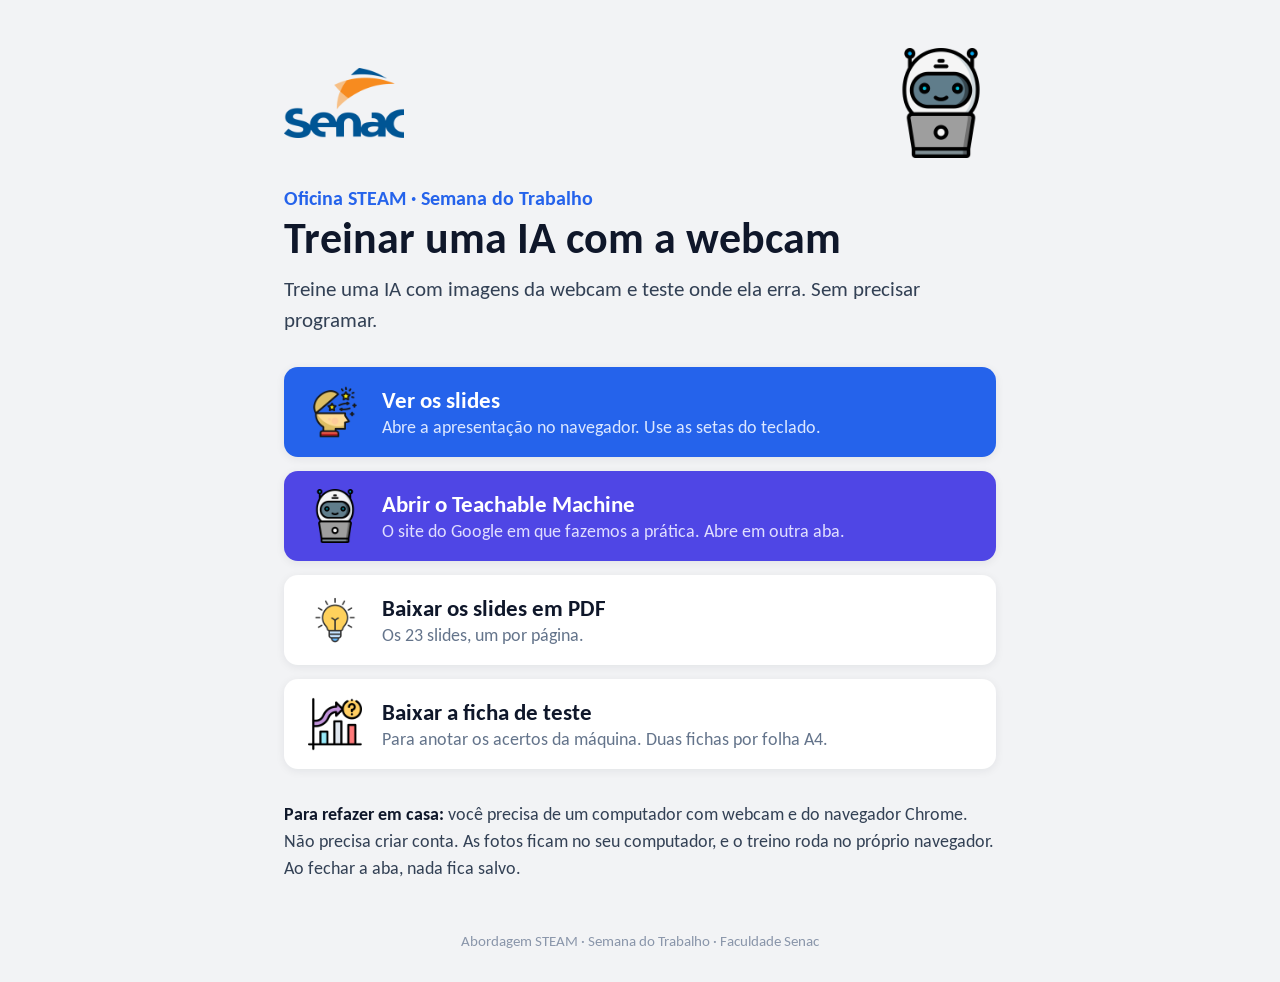
<file: index.html>
<!doctype html>
<html lang="pt-BR">
<head>
<meta charset="utf-8">
<meta name="viewport" content="width=device-width, initial-scale=1">
<title>Oficina STEAM · Treinar uma IA com a webcam</title>
<link rel="icon" href="assets/img/icones/robo.png">
<style>
  @import url("https://fonts.googleapis.com/css2?family=Carlito:wght@400;700&display=swap");
  * { box-sizing: border-box; }
  body {
    margin: 0; min-height: 100vh;
    font-family: Calibri, Carlito, sans-serif; color: #334155; background: #F2F3F5;
    display: flex; flex-direction: column; align-items: center;
  }
  main { width: 100%; max-width: 760px; padding: 48px 24px 32px; }
  .topo { display: flex; align-items: center; justify-content: space-between; gap: 24px; }
  .topo img.logo { width: 120px; }
  .topo img.robo { width: 110px; }
  .rotulo { font-size: 20px; font-weight: 700; color: #2563EB; margin: 28px 0 4px; }
  h1 { font-size: 44px; line-height: 1.1; color: #0F172A; margin: 0 0 12px; }
  .sub { font-size: 21px; line-height: 1.45; margin: 0 0 32px; }
  .itens { display: flex; flex-direction: column; gap: 14px; }
  a.item {
    display: flex; align-items: center; gap: 20px;
    background: #FFFFFF; border-radius: 14px; box-shadow: 0 2px 10px rgba(15, 23, 42, .07);
    padding: 18px 24px; text-decoration: none; color: inherit;
    transition: transform .2s ease, box-shadow .2s ease;
  }
  a.item:hover { transform: translateY(-2px); box-shadow: 0 6px 18px rgba(15, 23, 42, .12); }
  a.item img { width: 54px; height: 54px; object-fit: contain; flex-shrink: 0; }
  .t { display: block; font-size: 23px; font-weight: 700; color: #0F172A; }
  .d { display: block; font-size: 18px; color: #64748B; margin-top: 2px; }
  a.item.principal { background: #2563EB; }
  a.item.principal .t { color: #FFFFFF; }
  a.item.principal .d { color: #DBE7FF; }
  a.item.pratica { background: #4F46E5; }
  a.item.pratica .t { color: #FFFFFF; }
  a.item.pratica .d { color: #E0DEFF; }
  .casa { margin-top: 32px; font-size: 18px; line-height: 1.5; }
  .casa b { color: #0F172A; }
  footer { font-size: 15px; color: #8A96AA; padding: 0 24px 32px; text-align: center; }
  @media (max-width: 560px) {
    h1 { font-size: 34px; }
    .topo img.robo { display: none; }
  }
</style>
</head>
<body>
<main>
  <div class="topo">
    <img class="logo" src="assets/img/senac.png" alt="Senac">
    <img class="robo" src="assets/img/icones/robo.png" alt="">
  </div>

  <p class="rotulo">Oficina STEAM · Semana do Trabalho</p>
  <h1>Treinar uma IA com a webcam</h1>
  <p class="sub">Treine uma IA com imagens da webcam e teste onde ela erra. Sem precisar programar.</p>

  <div class="itens">
    <a class="item principal" href="slides.html">
      <img src="assets/img/icones/cabeca-ideias.png" alt="">
      <span><span class="t">Ver os slides</span><span class="d">Abre a apresentação no navegador. Use as setas do teclado.</span></span>
    </a>
    <a class="item pratica" href="https://teachablemachine.withgoogle.com/train/image" target="_blank" rel="noopener">
      <img src="assets/img/icones/robo.png" alt="">
      <span><span class="t">Abrir o Teachable Machine</span><span class="d">O site do Google em que fazemos a prática. Abre em outra aba.</span></span>
    </a>
    <a class="item" href="downloads/oficina-steam-slides.pdf" download>
      <img src="assets/img/icones/lampada.png" alt="">
      <span><span class="t">Baixar os slides em PDF</span><span class="d">Os 23 slides, um por página.</span></span>
    </a>
    <a class="item" href="downloads/ficha-de-teste.pdf" download>
      <img src="assets/img/icones/grafico.png" alt="">
      <span><span class="t">Baixar a ficha de teste</span><span class="d">Para anotar os acertos da máquina. Duas fichas por folha A4.</span></span>
    </a>
  </div>

  <p class="casa"><b>Para refazer em casa:</b> você precisa de um computador com webcam e do navegador Chrome. Não precisa criar conta. As fotos ficam no seu computador, e o treino roda no próprio navegador. Ao fechar a aba, nada fica salvo.</p>
</main>
<footer>Abordagem STEAM · Semana do Trabalho · Faculdade Senac</footer>
</body>
</html>
</file>
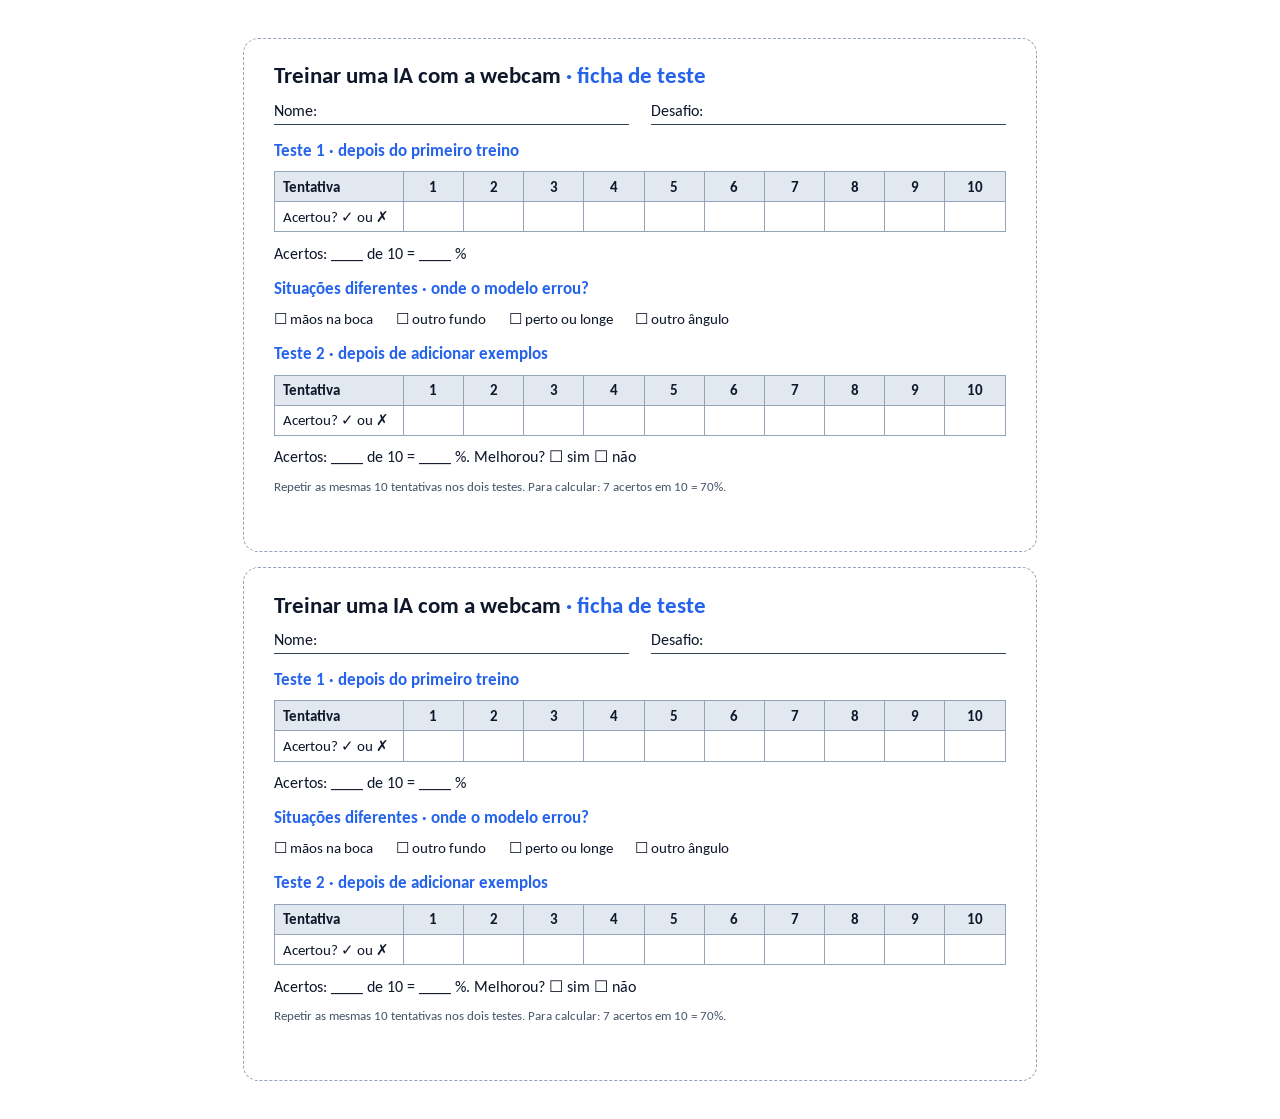
<file: ficha.html>
<!doctype html>
<html lang="pt-BR">
<head>
<meta charset="utf-8">
<title>Ficha de teste · Oficina STEAM</title>
<style>
  @import url("https://fonts.googleapis.com/css2?family=Carlito:wght@400;700&display=swap");
  @page { size: A4; margin: 10mm; }
  * { box-sizing: border-box; }
  body { font-family: Calibri, Carlito, sans-serif; color: #0F172A; margin: 0; }
  .ficha { height: 136mm; border: 1.5px dashed #94A3B8; border-radius: 4mm; padding: 6mm 8mm; margin-bottom: 4mm; display: flex; flex-direction: column; gap: 3mm; }
  h1 { font-size: 17pt; margin: 0; }
  h1 span { color: #2563EB; }
  .linha { font-size: 12pt; display: flex; gap: 6mm; }
  .linha div { flex: 1; border-bottom: 1px solid #334155; padding-bottom: 1mm; }
  h2 { font-size: 12.5pt; margin: 1mm 0 0; color: #2563EB; }
  table { table-layout: fixed; border-collapse: collapse; width: 100%; font-size: 11pt; }
  td, th { border: 1px solid #94A3B8; text-align: center; padding: 1.2mm 0; height: 8mm; }
  th { background: #E2E8F0; font-weight: 700; }
  td:first-child, th:first-child { text-align: left; padding-left: 2mm; width: 34mm; }
  .total { font-size: 12pt; margin: 0; }
  .marcas { font-size: 11.5pt; display: flex; gap: 6mm; flex-wrap: wrap; margin: 0; }
  .dica { font-size: 10pt; color: #475569; margin: 0; }
  @media screen { body { max-width: 210mm; margin: 10mm auto; } }
</style>
</head>
<body>
<!-- duas fichas por folha A4: imprimir e cortar na linha tracejada -->
<script>
  var ficha = `
  <section class="ficha">
    <h1>Treinar uma IA com a webcam <span>· ficha de teste</span></h1>
    <div class="linha"><div>Nome:</div><div>Desafio:</div></div>
    <h2>Teste 1 · depois do primeiro treino</h2>
    <table>
      <tr><th>Tentativa</th><th>1</th><th>2</th><th>3</th><th>4</th><th>5</th><th>6</th><th>7</th><th>8</th><th>9</th><th>10</th></tr>
      <tr><td>Acertou? ✓ ou ✗</td><td></td><td></td><td></td><td></td><td></td><td></td><td></td><td></td><td></td><td></td></tr>
    </table>
    <p class="total">Acertos: ____ de 10 = ____ %</p>
    <h2>Situações diferentes · onde o modelo errou?</h2>
    <p class="marcas"><span>☐ mãos na boca</span><span>☐ outro fundo</span><span>☐ perto ou longe</span><span>☐ outro ângulo</span></p>
    <h2>Teste 2 · depois de adicionar exemplos</h2>
    <table>
      <tr><th>Tentativa</th><th>1</th><th>2</th><th>3</th><th>4</th><th>5</th><th>6</th><th>7</th><th>8</th><th>9</th><th>10</th></tr>
      <tr><td>Acertou? ✓ ou ✗</td><td></td><td></td><td></td><td></td><td></td><td></td><td></td><td></td><td></td><td></td></tr>
    </table>
    <p class="total">Acertos: ____ de 10 = ____ %. Melhorou? ☐ sim ☐ não</p>
    <p class="dica">Repetir as mesmas 10 tentativas nos dois testes. Para calcular: 7 acertos em 10 = 70%.</p>
  </section>`;
  document.write(ficha + ficha);
</script>
</body>
</html>
</file>
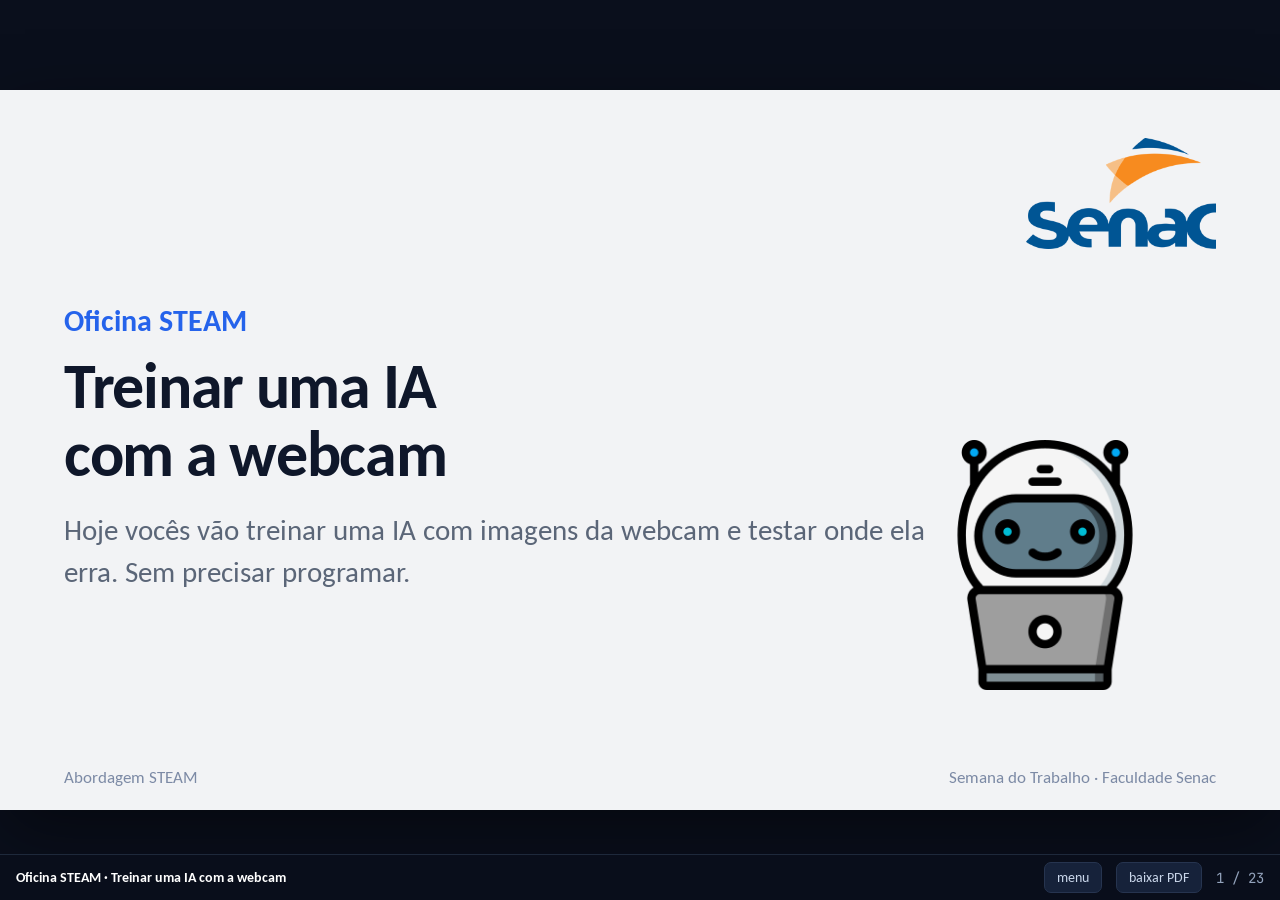
<file: slides.html>
<!doctype html>
<html lang="pt-BR">
<head>
<meta charset="utf-8">
<meta name="viewport" content="width=device-width, initial-scale=1">
<title>Oficina STEAM · Treinar uma IA com a webcam</title>
<link rel="stylesheet" href="assets/css/slides.css">
<link rel="stylesheet" href="assets/css/encontro.css">
<link rel="stylesheet" href="assets/css/animacao.css">
<style>
  /* só desta oficina */
  .slide.capa .figura { position: absolute; right: 110px; bottom: 120px; width: 250px; }
  .slide.capa h1 { max-width: 14ch; }
  .icones .letra { font-size: 30px; font-weight: 700; color: var(--azul); }
  td.area { font-weight: 700; color: var(--escuro); white-space: nowrap; }
  .lado p { font-size: 25px; }
  .slide.escuro .sub { color: #B9C6DC; }
  /* cola das letras do STEAM, embaixo da tabela do slide 8 */
  .cola { display: flex; gap: 14px; margin: 4px 0 14px; }
  .cola span { background: #FFFFFF; box-shadow: var(--sombra); border-radius: 999px; padding: 8px 20px; font-size: 24px; color: var(--cinza-texto); }
  .cola b { color: var(--azul); margin-right: 6px; }
  .comparacao.n3 { grid-template-columns: repeat(3, 1fr); }
</style>
</head>
<!--
  Roteiro de 11/11 (20h30 às 21h45)
  20h30  slide 2 na tela enquanto a turma chega (o site só abre no passo 1)
  20h45  slides 3 a 8: o que é STEAM (15 min)
  21h00  slides 9 a 11: como a máquina aprende e a escolha do desafio (4 min)
  21h04  slides 12 a 20: mão na massa, com o exemplo da máscara (33 min)
  21h37  slides 21 a 23: o STEAM no que eles fizeram (8 min)
-->
<body data-etiqueta="Oficina STEAM · Semana do Trabalho">
<div class="palco">

<!-- 1 · CAPA -->
<section class="slide capa">
  <img class="logo" src="assets/img/senac.png" alt="Senac">
  <div class="corpo">
    <p class="numero">Oficina STEAM</p>
    <h1>Treinar uma IA com a webcam</h1>
    <p class="sub">Hoje vocês vão treinar uma IA com imagens da webcam e testar onde ela erra. Sem precisar programar.</p>
  </div>
  <img class="figura" src="assets/img/icones/robo.png" alt="">
  <div class="rodape"><span>Abordagem STEAM</span><span>Semana do Trabalho · Faculdade Senac</span></div>
</section>

<!-- 2 · TOLERÂNCIA: fica na tela enquanto a turma chega; o site só entra no passo 1 -->
<section class="slide escuro">
  <div class="corpo">
    <div class="miolo">
      <h2>Antes de começar</h2>
      <p class="sub">Escolher um notebook com webcam. Por enquanto, deixar o navegador fechado.</p>
      <p class="sub">Começamos em alguns minutos.</p>
    </div>
  </div>
  <div class="rodape"></div>
</section>

<!-- 3 · PERGUNTA DE ABERTURA -->
<section class="slide">
  <div class="corpo">
    <div class="miolo">
      <div class="pergunta">
        <img src="assets/img/icones/duvida.png" alt="">
        <div>
          <p>O que uma técnica de enfermagem, um administrador e uma programadora fazem igual no trabalho?</p>
          <p>Pensem no que cada um faz quando alguma coisa dá errado.</p>
        </div>
      </div>
    </div>
  </div>
  <div class="rodape"></div>
</section>

<!-- 4 · PROBLEMA REAL NÃO VEM SEPARADO POR MATÉRIA -->
<section class="slide">
  <div class="corpo">
    <h2>Um problema pode envolver várias áreas</h2>
    <div class="miolo">
      <div class="lado-icone">
        <div>
          <p class="intro surge">Na escola, matemática e ciências costumam ter aulas separadas.</p>
          <p class="intro surge">No trabalho, um mesmo problema pode pedir cálculo e conhecimento de outras áreas.</p>
          <p class="destaque surge">O STEAM propõe trabalhar essas áreas juntas.</p>
        </div>
        <img src="assets/img/icones/engrenagens.png" alt="">
      </div>
    </div>
  </div>
  <div class="rodape"></div>
</section>

<!-- 5 · AS CINCO LETRAS -->
<section class="slide">
  <div class="corpo">
    <h2>STEAM: cinco áreas juntas</h2>
    <div class="miolo">
      <div class="icones n5">
        <figure><img src="assets/img/icones/lupa-info.png" alt=""><span class="letra">S</span><span class="t">Ciência</span><span class="d">perguntar e testar</span></figure>
        <figure><img src="assets/img/icones/cabeca-ia.png" alt=""><span class="letra">T</span><span class="t">Tecnologia</span><span class="d">escolher ferramentas</span></figure>
        <figure><img src="assets/img/icones/engrenagens.png" alt=""><span class="letra">E</span><span class="t">Engenharia</span><span class="d">construir e ajustar</span></figure>
        <figure><img src="assets/img/icones/cabeca-ideias.png" alt=""><span class="letra">A</span><span class="t">Artes</span><span class="d">criar e comunicar</span></figure>
        <figure><img src="assets/img/icones/grafico.png" alt=""><span class="letra">M</span><span class="t">Matemática</span><span class="d">medir e comparar</span></figure>
      </div>
    </div>
    <p class="dica">As letras vêm do inglês: <b>Science, Technology, Engineering, Arts, Mathematics</b>.</p>
  </div>
  <div class="rodape"></div>
</section>

<!-- 6 · DE ONDE VEIO O A -->
<section class="slide">
  <div class="corpo">
    <h2>Primeiro veio o STEM. Depois, o A</h2>
    <div class="miolo">
      <div class="lado-icone">
        <div>
          <p class="intro">STEM reúne ciência, tecnologia, engenharia e matemática numa proposta de ensino.</p>
          <p class="intro">O STEAM acrescenta as artes a essa proposta.</p>
          <p class="destaque">As artes entram na criação da solução e na forma de apresentá-la.</p>
        </div>
        <img src="assets/img/icones/lampada.png" alt="">
      </div>
    </div>
  </div>
  <div class="rodape"></div>
</section>

<!-- 7 · STEAM COMO CICLO -->
<section class="slide">
  <div class="corpo">
    <h2>Como vamos trabalhar hoje</h2>
    <p class="intro">Vamos testar uma ideia e ajustar o que falhar. Pode ser preciso voltar a uma etapa.</p>
    <div class="miolo">
      <div class="fluxo">
        <div class="passo"><span class="t">Perguntar</span><span class="d">o que eu quero descobrir?</span></div>
        <div class="passo"><span class="t">Testar</span><span class="d">funciona mesmo?</span></div>
        <div class="passo"><span class="t">Conferir</span><span class="d">onde o modelo falhou?</span></div>
        <div class="passo"><span class="t">Ajustar</span><span class="d">o que eu mudo?</span></div>
        <div class="passo enfase"><span class="t">Mostrar</span><span class="d">como eu explico?</span></div>
      </div>
    </div>
    <p class="destaque">Na prática, vocês vão treinar o modelo, testar os erros e comparar os resultados.</p>
  </div>
  <div class="rodape"></div>
</section>

<!-- 8 · STEAM NAS TRÊS ÁREAS DA SALA -->
<section class="slide">
  <div class="corpo">
    <h2>Exemplos de atividades em cada área</h2>
    <table>
      <tr><th>Área</th><th>Atividades que podem se combinar</th></tr>
      <tr><td class="area">Enfermagem</td><td class="neutro">calcular a dose (M), usar a bomba de infusão (T), observar a reação do paciente (S) e explicar o cuidado a ele (A)</td></tr>
      <tr><td class="area">Administração</td><td class="neutro">levantar os números (M), montar a planilha (T), testar uma mudança no processo (E) e apresentar o resultado (A)</td></tr>
      <tr><td class="area">Programação</td><td class="neutro">testar uma hipótese sobre o erro (S), escrever o código (T), testar e corrigir (E) e desenhar a tela (A)</td></tr>
    </table>
    <p class="cola"><span><b>S</b> Ciência</span><span><b>T</b> Tecnologia</span><span><b>E</b> Engenharia</span><span><b>A</b> Artes</span><span><b>M</b> Matemática</span></p>
    <p class="dica"><b>Pergunta para a sala:</b> qual dessas áreas vocês usam menos no dia a dia?</p>
  </div>
  <div class="rodape"></div>
</section>

<!-- 9 · PERGUNTA: COMO A MÁQUINA APRENDE -->
<section class="slide">
  <div class="corpo">
    <div class="miolo">
      <div class="pergunta">
        <img src="assets/img/icones/duvida.png" alt="">
        <div>
          <p>Como uma máquina aprende a reconhecer alguém usando máscara?</p>
          <p>Hoje vamos usar fotos como exemplos. Como elas ajudam o modelo a reconhecer a máscara?</p>
        </div>
      </div>
    </div>
  </div>
  <div class="rodape"></div>
</section>

<!-- 10 · APRENDE COM EXEMPLOS -->
<section class="slide">
  <div class="corpo">
    <h2>O modelo aprende com imagens de exemplo</h2>
    <div class="miolo">
      <div class="lado-icone">
        <div>
          <p class="intro">Vocês vão separar fotos em classes, como com máscara e sem máscara.</p>
          <p class="intro">Durante o treino, o modelo procura padrões nas imagens de cada classe.</p>
          <p class="destaque">Depois, ele usa esses padrões para classificar novas imagens.</p>
        </div>
        <img src="assets/img/icones/robo.png" alt="">
      </div>
    </div>
  </div>
  <div class="rodape"></div>
</section>

<!-- 11 · ESCOLHER O DESAFIO -->
<section class="slide">
  <div class="corpo">
    <h2>Escolher um desafio</h2>
    <table>
      <tr><th>Desafio</th><th>Pensado para</th><th>Classes para separar as imagens</th></tr>
      <tr><td class="area">Máscara</td><td class="neutro">Enfermagem</td><td>com máscara · sem máscara · nada</td></tr>
      <tr><td class="area">Luva</td><td class="neutro">Enfermagem</td><td>com luva · sem luva · nada</td></tr>
      <tr><td class="area">Documentos</td><td class="neutro">Administração</td><td>nota fiscal · boleto · recibo · nada</td></tr>
      <tr><td class="area">Gestos</td><td class="neutro">qualquer área</td><td>joinha · mão aberta · nada</td></tr>
    </table>
    <p class="dica">A classe <b>nada</b> serve para as imagens do fundo vazio. Sem ela, o modelo ainda escolhe uma das outras classes quando não há ninguém na câmera.</p>
  </div>
  <div class="rodape"></div>
</section>

<!-- 12 · MÃO NA MASSA 1: ABRIR O SITE -->
<section class="slide">
  <div class="corpo">
    <p class="eyebrow">Mão na massa · passo 1 de 6 · 2 minutos</p>
    <h2>Abrir o site e ligar a câmera</h2>
    <ol class="passos">
      <li>Abrir o <b>Chrome</b>.</li>
      <li>Entrar em <code>teachablemachine.withgoogle.com/train/image</code></li>
      <li>Fechar o balão azul de ajuda, no canto esquerdo.</li>
      <li>Na caixa <b>Class 1</b>, clicar em <b>Webcam</b> e permitir o uso da câmera.</li>
      <li>Conferir se o rosto aparece no quadrinho. Deixar a gravação para o passo 3.</li>
    </ol>
    <p class="dica">Se a imagem não aparecer, levantem a mão que eu passo aí.</p>
  </div>
  <div class="rodape"></div>
</section>

<!-- 13 · MÃO NA MASSA 2: MONTAR AS CLASSES -->
<section class="slide">
  <div class="corpo">
    <p class="eyebrow">Mão na massa · passo 2 de 6 · 3 minutos</p>
    <h2>Montar as classes</h2>
    <ol class="passos">
      <li>Na caixa <b>Class 1</b>, clicar no lápis e escrever <b>com máscara</b>.</li>
      <li>Na caixa <b>Class 2</b>, clicar no lápis e escrever <b>sem máscara</b>.</li>
      <li>Clicar em <b>Add a class</b> e dar o nome <b>nada</b>.</li>
      <li>Conferir os nomes nas caixas à esquerda.</li>
    </ol>
    <p class="dica">Para outro desafio, usar os nomes da tabela. Documentos pede quatro classes. Os próximos passos usam máscara como exemplo.</p>
  </div>
  <div class="rodape"></div>
</section>

<!-- 14 · MÃO NA MASSA 3: GRAVAR OS EXEMPLOS -->
<section class="slide">
  <div class="corpo">
    <p class="eyebrow">Mão na massa · passo 3 de 6 · 7 minutos</p>
    <h2>Gravar os exemplos</h2>
    <ol class="passos">
      <li>Colocar a máscara. Em <b>com máscara</b>, clicar em <b>Webcam</b> e segurar <b>Hold to Record</b> por uns 5 segundos.</li>
      <li>Durante a gravação, variar a distância e a posição da cabeça.</li>
      <li>Tirar a máscara e gravar do mesmo jeito em <b>sem máscara</b>.</li>
      <li>Em <b>nada</b>, sair da frente da câmera e gravar só o fundo.</li>
      <li>Conferir se cada caixa tem cerca de <b>100 Image Samples</b>. Gravar mais se faltar.</li>
    </ol>
  </div>
  <div class="rodape"></div>
</section>

<!-- 15 · MÃO NA MASSA 4: TREINAR E TESTAR -->
<section class="slide">
  <div class="corpo">
    <p class="eyebrow">Mão na massa · passo 4 de 6 · 5 minutos</p>
    <h2>Treinar e testar</h2>
    <ol class="passos">
      <li>Na caixa <b>Training</b>, clicar em <b>Train Model</b>.</li>
      <li>Esperar sem trocar de aba. O site avisa: <b>Don't switch tabs!</b> O treino roda no seu notebook.</li>
      <li>No <b>Preview</b>, à direita, colocar e tirar a máscara na frente da câmera.</li>
      <li>Fazer 10 tentativas variadas, incluindo as mãos na boca. Anotar os acertos na ficha.</li>
      <li>Conferir qual barra fica maior em cada tentativa. Uma barra acima de 90% também pode estar errada.</li>
    </ol>
  </div>
  <div class="rodape"></div>
</section>

<!-- 16 · MÃO NA MASSA 5: ENGANAR A MÁQUINA -->
<section class="slide exercicio">
  <div class="corpo">
    <p class="eyebrow">Mão na massa · passo 5 de 6 · 7 minutos</p>
    <h2>Testar situações diferentes</h2>
    <div class="tarefas">
      <div class="tarefa"><span class="n">1</span><span class="txt">Sem a máscara, cobrir a boca e o nariz com <b>as duas mãos</b>. O que ela diz?</span></div>
      <div class="tarefa"><span class="n">2</span><span class="txt">Colocar a <b>folha colorida</b> atrás da cabeça para mudar o fundo.</span></div>
      <div class="tarefa"><span class="n">3</span><span class="txt">Testar <b>outras distâncias</b> e um ângulo diferente dos usados no treino.</span></div>
      <div class="tarefa"><span class="n">4</span><span class="txt">Anotar na ficha em qual teste ela errou mais.</span></div>
    </div>
  </div>
  <div class="rodape"></div>
</section>

<!-- 17 · PERGUNTA: POR QUE ERROU -->
<section class="slide">
  <div class="corpo">
    <div class="miolo">
      <div class="pergunta">
        <img src="assets/img/icones/duvida.png" alt="">
        <div>
          <p>Por que ela errou?</p>
          <p>Que detalhe das fotos pode ter levado o modelo a confundir as classes?</p>
        </div>
      </div>
    </div>
  </div>
  <div class="rodape"></div>
</section>

<!-- 18 · O QUE ELA APRENDEU DE VERDADE -->
<section class="slide">
  <div class="corpo">
    <h2>O que pode explicar os erros</h2>
    <div class="comparacao n3">
      <div class="lado">
        <p class="rotulo">As mãos na boca</p>
        <p>O modelo pode estar usando a boca coberta como pista. As mãos também cobrem essa parte do rosto.</p>
      </div>
      <div class="lado">
        <p class="rotulo">O fundo</p>
        <p>O fundo também aparece nas fotos. Se o modelo usou esse detalhe como pista, mudar o fundo pode atrapalhar.</p>
      </div>
      <div class="lado">
        <p class="rotulo">Quem apareceu</p>
        <p>O treino usou poucas variações. Outro rosto, outra máscara ou óculos podem mudar o resultado.</p>
      </div>
    </div>
    <p class="destaque">Para investigar, mudar um detalhe por vez e testar de novo.</p>
  </div>
  <div class="rodape"></div>
</section>

<!-- 19 · MÃO NA MASSA 6: CONSERTAR E MEDIR DE NOVO -->
<section class="slide exercicio">
  <div class="corpo">
    <p class="eyebrow">Mão na massa · passo 6 de 6 · 6 minutos</p>
    <h2>Adicionar exemplos e testar de novo</h2>
    <ol class="passos">
      <li>Em <b>sem máscara</b>, clicar em <b>Webcam</b> e gravar mais exemplos com as mãos na frente da boca.</li>
      <li>Em cada classe, gravar mais exemplos com a folha colorida atrás.</li>
      <li>Clicar em <b>Train Model</b> de novo e esperar.</li>
      <li>Repetir as mesmas 10 tentativas do primeiro teste. Anotar os acertos na ficha.</li>
      <li>Comparar os acertos dos dois testes na ficha. Verificar se aumentaram.</li>
    </ol>
  </div>
  <div class="rodape"></div>
</section>

<!-- 20 · EXTRA: OLHAR POR DENTRO -->
<section class="slide">
  <div class="corpo">
    <p class="eyebrow">Extra · para quem terminou</p>
    <h2>Consultar os resultados por classe</h2>
    <ol class="passos">
      <li>Na caixa <b>Training</b>, abrir <b>Advanced</b> e clicar em <b>Under the hood</b>.</li>
      <li>Clicar em <b>Calculate accuracy per class</b> e ver quanto ela acerta em cada classe.</li>
      <li>Clicar em <b>Calculate confusion matrix</b> e descobrir qual classe ela confunde com qual.</li>
      <li>Para quem programa, clicar em <b>Export Model</b> e ler o exemplo de código para uma página web.</li>
    </ol>
  </div>
  <div class="rodape"></div>
</section>

<!-- 21 · O STEAM NO QUE ELES FIZERAM -->
<section class="slide">
  <div class="corpo">
    <h2>Onde usamos cada área na oficina</h2>
    <div class="miolo">
      <div class="icones n5">
        <figure><img src="assets/img/icones/lupa-info.png" alt=""><span class="letra">S</span><span class="d">testaram se o modelo reconhecia a máscara</span></figure>
        <figure><img src="assets/img/icones/cabeca-ia.png" alt=""><span class="letra">T</span><span class="d">usaram uma ferramenta de IA</span></figure>
        <figure><img src="assets/img/icones/engrenagens.png" alt=""><span class="letra">E</span><span class="d">ajustaram os exemplos após os testes</span></figure>
        <figure><img src="assets/img/icones/cabeca-ideias.png" alt=""><span class="letra">A</span><span class="d">escolheram como compor as imagens</span></figure>
        <figure><img src="assets/img/icones/grafico.png" alt=""><span class="letra">M</span><span class="d">contaram os acertos para comparar os testes</span></figure>
      </div>
    </div>
  </div>
  <div class="rodape"></div>
</section>

<!-- 22 · ISSO ACONTECE FORA DA SALA -->
<section class="slide">
  <div class="corpo">
    <h2>Erros diferentes para grupos diferentes</h2>
    <div class="miolo">
      <div class="lado-icone">
        <div>
          <p class="intro">Em 2018, o estudo Gender Shades testou três sistemas que classificavam rostos como masculinos ou femininos. O erro chegou a 34,7% para mulheres de pele escura. Para homens de pele clara, ficou em até 0,8%.</p>
          <p class="intro">O estudo também encontrou pouca diversidade em duas bases de imagens usadas na área.</p>
          <p class="destaque">Precisamos testar quem o modelo acerta e quem ele erra. Uma média pode esconder essas diferenças.</p>
        </div>
        <img src="assets/img/icones/alerta.png" alt="">
      </div>
    </div>
  </div>
  <div class="rodape"></div>
</section>

<!-- 23 · FECHAMENTO -->
<section class="slide escuro">
  <div class="corpo">
    <h2>O que vimos na oficina</h2>
    <ul class="recap">
      <li>O STEAM propõe combinar áreas para resolver problemas.</li>
      <li>O modelo da oficina aprendeu a separar imagens com exemplos.</li>
      <li>O fundo das fotos também pode influenciar o resultado.</li>
      <li>Os erros ajudam a escolher os próximos exemplos de treino.</li>
      <li>Repetir o mesmo teste ajuda a avaliar o ajuste.</li>
    </ul>
    <p class="proximo">Que exemplos faltariam para testar esse modelo no trabalho de vocês?</p>
  </div>
  <div class="rodape"></div>
</section>

</div>
<nav class="barra" id="barra"></nav>
<script src="assets/js/slides.js"></script>
</body>
</html>
</file>
<file: assets/css/slides.css>
/* ============================================================
   UC4 · Back-end de Projetos Web
   Sistema de slides · porte do template_aulas.pptx para web
   ============================================================ */

@import url("https://fonts.googleapis.com/css2?family=Carlito:ital,wght@0,400;0,700;1,400&family=JetBrains+Mono:wght@400;600&display=swap");

:root {
  /* paleta do template */
  --escuro:      #0F172A;
  --azul:        #2563EB;
  --azul-claro:  #E6EDFD;
  --cinza-texto: #334155;
  --cinza-claro: #E2E8F0;
  --roxo:        #4F46E5;
  --roxo-claro:  #ECEBFE;
  --vermelho:    #DC2626;
  --vermelho-claro: #FCEAEA;

  --papel:       #FFFFFF;
  --papel-fundo: #F4F6FA;
  --borda:       #DCE3ED;

  --sans: "Carlito", Calibri, "Segoe UI", system-ui, sans-serif;
  --mono: "JetBrains Mono", Consolas, "Cascadia Mono", ui-monospace, monospace;

  --slide-w: 1280px;
  --slide-h: 720px;
}

* { box-sizing: border-box; }

html, body {
  margin: 0;
  padding: 0;
  height: 100%;
  background: #0A0F1C;
  font-family: var(--sans);
  color: var(--cinza-texto);
  overflow: hidden;
}

/* ---------- palco ---------- */

.palco {
  position: fixed;
  inset: 0;
  display: grid;
  place-items: center;
}

.slide {
  width: var(--slide-w);
  height: var(--slide-h);
  background: var(--papel);
  position: absolute;
  display: none;
  padding: 56px 64px;
  flex-direction: column;
  transform-origin: center center;
  box-shadow: 0 24px 70px rgba(0,0,0,.45);
}

.slide.ativo { display: flex; }

.slide.escuro {
  background: var(--escuro);
  color: var(--cinza-claro);
}

/* ---------- tipografia base ---------- */

.slide h1 {
  font-size: 66px;
  line-height: 1.06;
  font-weight: 700;
  letter-spacing: -.02em;
  margin: 0 0 20px;
  color: #FFFFFF;
  text-wrap: balance;
}

.slide h2 {
  font-size: 46px;
  line-height: 1.12;
  font-weight: 700;
  letter-spacing: -.015em;
  margin: 0 0 8px;
  color: var(--escuro);
  text-wrap: balance;
}

.slide.escuro h2 { color: #FFFFFF; }

.slide p { font-size: 26px; line-height: 1.45; margin: 0 0 16px; }
.slide .sub { font-size: 29px; color: #94A3B8; max-width: 60ch; text-wrap: pretty; }
.slide .intro { font-size: 27px; color: var(--cinza-texto); max-width: 68ch; margin-bottom: 22px; }
.slide.escuro .intro { color: #B9C6DC; }

.eyebrow {
  font-family: var(--mono);
  font-size: 18px;
  font-weight: 600;
  letter-spacing: .18em;
  text-transform: uppercase;
  color: var(--azul);
  margin: 0 0 14px;
}

.slide.escuro .eyebrow { color: #7FA9FF; }

code, .mono { font-family: var(--mono); font-variant-ligatures: none; }

p code, li code, td code, .intro code, .destaque code, .alerta code, .cartao code {
  font-family: var(--mono);
  font-size: .86em;
  color: var(--azul);
  background: var(--azul-claro);
  padding: 2px 7px;
  border-radius: 5px;
}

.slide.escuro p code,
.slide.escuro li code { background: #1B2B4D; color: #93B4FF; }

strong { font-weight: 700; color: var(--escuro); }
.slide.escuro strong { color: #FFFFFF; }

.corpo { flex: 1; display: flex; flex-direction: column; justify-content: center; min-height: 0; }

/* ---------- destaque / caixa de ideia central ---------- */

.destaque {
  background: var(--azul-claro);
  border-left: 5px solid var(--azul);
  padding: 16px 24px;
  border-radius: 0 10px 10px 0;
  font-size: 27px;
  color: var(--escuro);
  margin: 4px 0 12px;
}

.destaque b { color: var(--azul); }

.alerta {
  background: var(--vermelho-claro);
  border-left: 5px solid var(--vermelho);
  padding: 16px 24px;
  border-radius: 0 10px 10px 0;
  font-size: 26px;
  color: var(--escuro);
  margin: 4px 0 12px;
}

.dica {
  font-size: 24px;
  color: #64748B;
  margin-top: auto;
  padding-top: 14px;
}

.dica b { color: var(--roxo); }

/* ---------- fluxo de 3 passos ---------- */

.fluxo { display: flex; align-items: stretch; gap: 18px; margin: 10px 0 16px; }

.passo {
  flex: 1;
  background: var(--papel-fundo);
  border: 1px solid var(--borda);
  border-radius: 14px;
  padding: 26px 24px;
  display: flex;
  flex-direction: column;
  gap: 8px;
}

.passo .t { font-size: 28px; font-weight: 700; color: var(--escuro); }
.passo .d { font-size: 22px; color: #64748B; line-height: 1.4; }

.passo.enfase { background: var(--escuro); border-color: var(--escuro); }
.passo.enfase .t { color: #FFFFFF; }
.passo.enfase .d { color: #A9BAD6; }

.seta { align-self: center; font-size: 34px; color: var(--azul); font-weight: 700; }

/* ---------- passo a passo ---------- */

.passos {
  list-style: none;
  counter-reset: passo;
  margin: 8px 0 12px;
  padding: 0;
  display: flex;
  flex-direction: column;
  gap: 10px;
}

.passos li {
  counter-increment: passo;
  position: relative;
  padding-left: 58px;
  font-size: 25px;
  line-height: 1.45;
  color: var(--cinza-texto);
}

.passos li::before {
  content: counter(passo);
  position: absolute;
  left: 0; top: -2px;
  width: 38px; height: 38px;
  border-radius: 50%;
  background: var(--azul-claro);
  border: 1px solid #C7D8FA;
  color: var(--azul);
  font-family: var(--mono);
  font-size: 19px;
  font-weight: 600;
  display: grid; place-items: center;
}

.passos li b { color: var(--escuro); }

.passos.curta li { font-size: 23px; }

.slide.escuro .passos li { color: #C6D3E8; }
.slide.escuro .passos li b { color: #FFFFFF; }
.slide.escuro .passos li::before {
  background: #1B2B4D;
  border-color: #2C4372;
  color: #93B4FF;
}

.slide.exercicio .passos li { color: #EDEBFF; }
.slide.exercicio .passos li b { color: #FFFFFF; }
.slide.exercicio .passos li::before {
  background: rgba(255,255,255,.16);
  border-color: rgba(255,255,255,.34);
  color: #FFFFFF;
}

/* ---------- cartões ---------- */

.cartoes { display: grid; gap: 18px; margin: 10px 0 22px; }
.cartoes.n3 { grid-template-columns: repeat(3, 1fr); }
.cartoes.n4 { grid-template-columns: repeat(4, 1fr); }
.cartoes.n2 { grid-template-columns: repeat(2, 1fr); }

.cartao {
  background: var(--papel-fundo);
  border: 1px solid var(--borda);
  border-radius: 14px;
  padding: 24px 22px;
  display: flex;
  flex-direction: column;
  gap: 10px;
}

.slide.escuro .cartao { background: #16233C; border-color: #26344F; }

.icone {
  width: 48px; height: 48px;
  border-radius: 50%;
  background: var(--azul);
  color: #FFFFFF;
  display: grid; place-items: center;
  font-family: var(--mono);
  font-size: 22px;
  font-weight: 600;
  flex: none;
}

.cartao .t { font-size: 25px; font-weight: 700; color: var(--escuro); }
.slide.escuro .cartao .t { color: #FFFFFF; }
.cartao .d { font-size: 22px; line-height: 1.45; color: #64748B; }
.slide.escuro .cartao .d { color: #A9BAD6; }

/* ---------- tabela ---------- */

table { width: 100%; border-collapse: collapse; margin: 8px 0 14px; font-size: 25px; }

th {
  text-align: left;
  font-family: var(--mono);
  font-size: 17px;
  font-weight: 600;
  letter-spacing: .12em;
  text-transform: uppercase;
  color: #7C8AA5;
  padding: 0 18px 12px;
  border-bottom: 2px solid var(--borda);
}

td { padding: 13px 18px; border-bottom: 1px solid var(--borda); vertical-align: top; }
tbody tr:last-child td { border-bottom: none; }
td:last-child { color: var(--azul); font-weight: 700; }
td:last-child.neutro { color: var(--cinza-texto); font-weight: 400; }

/* ---------- bloco de código ---------- */

.codigo {
  position: relative;
  background: var(--escuro);
  border-radius: 12px;
  overflow: hidden;
  margin: 6px 0 12px;
}

/* criado pelo slides.js em todo .codigo */
.copiar-codigo {
  position: absolute;
  top: 7px; right: 10px;
  font-family: var(--mono);
  font-size: 14px;
  letter-spacing: .06em;
  color: #93B4FF;
  background: rgba(15,23,42,.85);
  border: 1px solid #2B3F66;
  border-radius: 6px;
  padding: 3px 10px;
  cursor: pointer;
  opacity: .75;
}

.copiar-codigo:hover, .copiar-codigo:focus-visible { opacity: 1; background: #1B2B4D; }
.copiar-codigo:focus-visible { outline: 2px solid var(--azul); outline-offset: 2px; }
.copiar-codigo.feito { color: #8FD3A6; border-color: #2F6B45; opacity: 1; }

.slide.escuro .codigo { background: #060B16; border: 1px solid #22304C; }

.codigo .arquivo {
  font-family: var(--mono);
  font-size: 17px;
  color: #7FA9FF;
  padding: 9px 22px;
  border-bottom: 1px solid rgba(255,255,255,.09);
  letter-spacing: .04em;
}

.codigo pre {
  margin: 0;
  padding: 15px 22px;
  font-family: var(--mono);
  font-size: 23px;
  line-height: 1.5;
  color: var(--cinza-claro);
  overflow-x: auto;
  /* sem ligaduras: => e === aparecem como se digitam, não como seta e barra tripla */
  font-variant-ligatures: none;
}

.codigo.compacto pre { font-size: 21px; }
.lado .codigo pre { font-size: 19.5px; }

.kw  { color: #93B4FF; }
.str { color: #8FD3A6; }
.com { color: #7A8AA8; font-style: italic; }
.fn  { color: #E9C46A; }
.num { color: #F2A5A5; }

/* ---------- antes / depois ---------- */

.comparacao { display: grid; grid-template-columns: 1fr 1fr; gap: 20px; margin: 8px 0 18px; align-items: stretch; }
.lado { display: flex; flex-direction: column; }
.lado .codigo { flex: 1; margin-bottom: 0; }

.lado .rotulo {
  font-family: var(--mono);
  font-size: 16px;
  font-weight: 600;
  letter-spacing: .12em;
  text-transform: uppercase;
  margin-bottom: 10px;
}

.lado.ruim .rotulo { color: var(--vermelho); }
.lado.bom  .rotulo { color: var(--azul); }

.lado.ruim .codigo { background: #2A1116; }
.lado.bom  .codigo { background: var(--escuro); }

/* ---------- DER: uma caixa por tabela ---------- */

.der { display: flex; align-items: flex-start; gap: 10px; margin: 6px 0 18px; }
.der .entidade {
  flex: 1;
  border: 2px solid var(--escuro);
  border-radius: 10px;
  overflow: hidden;
  background: var(--papel);
}
.der .entidade .nome {
  background: var(--escuro);
  color: #FFFFFF;
  font-family: var(--mono);
  font-size: 21px;
  font-weight: 600;
  padding: 8px 14px;
}
.der .entidade.hoje { border-color: var(--azul); }
.der .entidade.hoje .nome { background: var(--azul); }
.der .col {
  display: flex;
  gap: 10px;
  font-family: var(--mono);
  font-size: 19.5px;
  color: var(--cinza-texto);
  padding: 5px 14px;
  border-top: 1px solid var(--cinza-claro);
}
.der .col .chave { width: 28px; flex-shrink: 0; color: var(--azul); font-weight: 600; }
.der .col .tipo  { margin-left: auto; color: #64748B; }
.der .liga {
  align-self: center;
  font-family: var(--mono);
  font-size: 20px;
  font-weight: 600;
  color: var(--azul);
  white-space: nowrap;
}

/* ---------- botões de prompt e de download ---------- */

.acoes { display: flex; flex-wrap: wrap; gap: 14px; margin: 2px 0 8px; }

.btn {
  font-family: var(--sans);
  font-size: 20px;
  font-weight: 700;
  color: var(--azul);
  background: var(--azul-claro);
  border: 1px solid #C3D5FB;
  border-radius: 10px;
  padding: 10px 18px;
  cursor: pointer;
  text-decoration: none;
  line-height: 1.2;
}

.btn:hover { background: #D8E4FC; }
.btn:focus-visible { outline: 2px solid var(--azul); outline-offset: 2px; }
.btn.feito { color: #15803D; background: #E4F5EA; border-color: #BFE3CC; }

.slide.escuro .btn { color: #93B4FF; background: #1B2B4D; border-color: #2B3F66; }
.slide.escuro .btn:hover { background: #22355E; }

.slide.exercicio .btn { color: #FFFFFF; background: rgba(255,255,255,.16); border-color: rgba(255,255,255,.36); }
.slide.exercicio .btn:hover { background: rgba(255,255,255,.26); }
.slide.exercicio .btn.feito { color: #FFFFFF; background: rgba(255,255,255,.3); border-color: rgba(255,255,255,.5); }

/* ---------- exercício ---------- */

.slide.exercicio { background: var(--roxo); color: #FFFFFF; }
.slide.exercicio h2 { color: #FFFFFF; }
.slide.exercicio .eyebrow { color: #C7C3FF; }
.slide.exercicio .intro { color: #DAD7FF; }

.tarefas { display: flex; flex-direction: column; gap: 11px; margin: 10px 0 12px; }

.tarefa { display: grid; grid-template-columns: 42px 1fr; gap: 18px; align-items: start; }

.tarefa .n {
  width: 42px; height: 42px;
  border-radius: 50%;
  background: rgba(255,255,255,.16);
  border: 1px solid rgba(255,255,255,.34);
  color: #FFFFFF;
  display: grid; place-items: center;
  font-family: var(--mono);
  font-size: 20px;
  font-weight: 600;
}

.tarefa .txt { font-size: 26px; line-height: 1.45; color: #EDEBFF; padding-top: 7px; }
.tarefa .txt b { color: #FFFFFF; }
.tarefa .txt code { background: rgba(255,255,255,.15); color: #FFFFFF; }

.slide.exercicio .dica { color: #C7C3FF; border-top: 1px solid rgba(255,255,255,.2); }
.slide.exercicio .dica b { color: #FFFFFF; }

/* ---------- recap ---------- */

.recap { display: flex; flex-direction: column; gap: 16px; margin: 10px 0 0; }

.recap li {
  list-style: none;
  font-size: 28px;
  line-height: 1.4;
  color: #C6D3E8;
  padding-left: 38px;
  position: relative;
}

.recap li::before {
  content: "";
  position: absolute;
  left: 0; top: 12px;
  width: 12px; height: 12px;
  border-radius: 50%;
  background: var(--azul);
}

.recap li b { color: #FFFFFF; }

.proximo {
  margin-top: 30px;
  padding-top: 20px;
  border-top: 1px solid rgba(255,255,255,.16);
  font-size: 25px;
  color: #8FA3C2;
}

.proximo b { color: #7FA9FF; }

/* ---------- rodapé do slide ---------- */

.rodape {
  position: absolute;
  left: 64px; right: 64px; bottom: 22px;
  display: flex;
  justify-content: space-between;
  font-family: var(--mono);
  font-size: 15px;
  letter-spacing: .1em;
  text-transform: uppercase;
  color: #A8B4C8;
}

.slide.escuro .rodape, .slide.exercicio .rodape { color: rgba(255,255,255,.42); }

/* ---------- barra de navegação ---------- */

.barra {
  position: fixed;
  left: 0; right: 0; bottom: 0;
  height: 46px;
  background: rgba(10,15,28,.94);
  border-top: 1px solid #1E293B;
  display: flex;
  align-items: center;
  gap: 14px;
  padding: 0 16px;
  z-index: 50;
  font-size: 14px;
  color: #93A3BC;
}

.barra a, .barra button, .barra select {
  font-family: var(--sans);
  font-size: 14px;
  color: #C9D6EA;
  background: #16223A;
  border: 1px solid #26344F;
  border-radius: 7px;
  padding: 6px 12px;
  cursor: pointer;
  text-decoration: none;
}

.barra a:hover, .barra button:hover { background: #1D2C4A; }
.barra a:focus-visible, .barra button:focus-visible, .barra select:focus-visible {
  outline: 2px solid var(--azul);
  outline-offset: 2px;
}

.barra .titulo { color: #FFFFFF; font-weight: 700; margin-right: auto; }
.barra .contador { font-family: var(--mono); font-variant-numeric: tabular-nums; }

/* ---------- impressão e PDF ----------
   Uma página por slide, no tamanho exato do slide, com os fundos
   escuros e roxos preservados. É o que o botão "baixar PDF" usa. */
@page { size: 1280px 720px; margin: 0; }

@media print {
  .barra, .acoes, .copiar-codigo { display: none !important; }
  html, body { height: auto; overflow: visible; background: #FFF; }
  * { -webkit-print-color-adjust: exact; print-color-adjust: exact; }
  .palco { position: static; display: block; }
  .slide {
    display: flex !important;
    position: relative;
    transform: none !important;
    box-shadow: none;
    overflow: hidden;
    break-after: page;
    break-inside: avoid;
  }
  .slide:last-child { break-after: auto; }
}

@media (prefers-reduced-motion: reduce) {
  * { transition: none !important; animation: none !important; }
}
</file>
<file: assets/css/encontro.css>
/* ============================================================
   Fundamentos do Python I · camada visual do curso
   Carregada depois do slides.css. Aproxima os slides do jeito
   dos decks do docente: fundo claro, título no topo, ícones
   coloridos grandes, pouca moldura e nenhuma faixa decorativa.
   ============================================================ */

:root {
  --fundo:      #F2F3F5;
  --cartao:     #FFFFFF;
  --sombra:     0 2px 10px rgba(15, 23, 42, .07);

  /* cores do IDLE (tema IDLE Classic), para o código parecer o que a turma vê na tela */
  --idle-kw:    #FF7700;
  --idle-fn:    #900090;
  --idle-str:   #00AA00;
  --idle-com:   #DD0000;
  --idle-saida: #0000FF;
  --idle-erro:  #C00000;
}

/* ---------- slide: fundo claro, título no topo ---------- */

.slide { background: var(--fundo); padding: 48px 64px 40px; }
.corpo { justify-content: flex-start; }

/* o que vem depois do título ocupa o resto da altura, centrado */
.miolo { flex: 1; display: flex; flex-direction: column; justify-content: center; min-height: 0; }

.slide h2 { margin-bottom: 18px; }

/* rótulo pequeno acima do título: frase normal, sem caixa alta */
.eyebrow {
  font-family: var(--sans);
  font-size: 22px;
  font-weight: 700;
  letter-spacing: 0;
  text-transform: none;
  margin-bottom: 4px;
}
.slide.exercicio .eyebrow { color: #C9C5FF; }

.slide p { color: var(--cinza-texto); }
.slide.escuro p, .slide.exercicio p { color: inherit; }

/* destaque e alerta sem faixa lateral: caixa arredondada */
.destaque {
  background: var(--cartao);
  border-left: 0;
  border-radius: 14px;
  box-shadow: var(--sombra);
  padding: 18px 26px;
}
.alerta {
  border-left: 0;
  border-radius: 14px;
  padding: 18px 26px;
}

/* listas simples, como nos decks */
.lista { margin: 0; padding-left: 34px; display: flex; flex-direction: column; gap: 12px; }
.lista li { font-size: 27px; line-height: 1.4; color: var(--cinza-texto); }
.lista li::marker { color: var(--azul); }
.slide.escuro .lista li { color: #D7DFEC; }

/* ---------- capa ---------- */

.slide.capa { background: var(--fundo); }
.slide.capa .corpo { justify-content: center; }
.slide.capa h1 { color: var(--escuro); font-size: 64px; max-width: 16ch; }
.slide.capa .sub { color: #5B6678; }
.slide.capa .numero { font-size: 30px; font-weight: 700; color: var(--azul); margin: 0 0 10px; }
.slide.capa .logo { position: absolute; top: 48px; right: 64px; width: 190px; }
.slide.capa .python { position: absolute; right: 110px; bottom: 120px; width: 230px; }
.slide.capa .rodape { color: #7C8AA5; }

/* ---------- texto de um lado, ícone grande do outro ---------- */

.lado-icone { display: grid; grid-template-columns: 1fr 300px; gap: 48px; align-items: center; }
.lado-icone.esq { grid-template-columns: 300px 1fr; }
.lado-icone > img { width: 100%; max-height: 320px; object-fit: contain; }

/* pergunta para a turma, com o ícone de dúvida */
.pergunta { display: grid; grid-template-columns: 260px 1fr; gap: 48px; align-items: center; }
.pergunta img { width: 100%; }
.pergunta p { font-size: 40px; line-height: 1.3; font-weight: 700; color: var(--escuro); margin: 0; }
.pergunta p + p { font-size: 28px; font-weight: 400; color: var(--cinza-texto); margin-top: 18px; }

/* ---------- fileira de ícones com legenda ---------- */

.icones { display: grid; gap: 28px; align-items: start; }
.icones.n2 { grid-template-columns: repeat(2, 1fr); }
.icones.n3 { grid-template-columns: repeat(3, 1fr); }
.icones.n4 { grid-template-columns: repeat(4, 1fr); }
.icones.n5 { grid-template-columns: repeat(5, 1fr); }
.icones figure { margin: 0; display: flex; flex-direction: column; align-items: center; text-align: center; gap: 12px; }
.icones img { width: 150px; height: 150px; object-fit: contain; }
.icones.n5 img { width: 124px; height: 124px; }
.icones .t { font-size: 26px; font-weight: 700; color: var(--escuro); line-height: 1.2; }
.icones .d { font-size: 23px; color: #5B6678; line-height: 1.35; }
.slide.escuro .icones .t { color: #FFFFFF; }
.slide.escuro .icones .d { color: #B9C6DC; }

/* ---------- linha do tempo ---------- */

.tempo { display: grid; gap: 24px; position: relative; padding-top: 6px; }
.tempo.n4 { grid-template-columns: repeat(4, 1fr); }
.tempo::before {
  content: ""; position: absolute; left: 6%; right: 6%; top: 27px;
  height: 3px; background: #CBD3DF; border-radius: 3px;
}
.tempo figure { margin: 0; display: flex; flex-direction: column; align-items: center; text-align: center; gap: 12px; position: relative; }
.tempo .ano {
  font-size: 24px; font-weight: 700; color: #FFFFFF; background: var(--azul);
  border-radius: 999px; padding: 6px 18px; position: relative;
}
.tempo img { width: 140px; height: 140px; object-fit: contain; margin-top: 8px; }
.tempo .t { font-size: 25px; font-weight: 700; color: var(--escuro); line-height: 1.25; }
.tempo .d { font-size: 23px; color: #5B6678; line-height: 1.3; }

/* ---------- fotos ---------- */

.perfil { display: grid; grid-template-columns: 300px 1fr; gap: 56px; align-items: center; }
.perfil img { width: 300px; height: 300px; border-radius: 50%; object-fit: cover; }
.perfil .nome { font-size: 38px; font-weight: 700; color: var(--escuro); margin: 0 0 14px; }
.perfil p { font-size: 25px; }

.fotos { display: grid; grid-template-columns: 1.3fr 1fr 1fr; gap: 18px; }
.fotos img { width: 100%; height: 380px; object-fit: cover; border-radius: 14px; }

.gif-lado { display: grid; grid-template-columns: 1fr 260px; gap: 48px; align-items: center; }
.gif-lado img { width: 260px; border-radius: 14px; }

/* ---------- cartões brancos com ícone ---------- */

.cartoes .cartao { background: var(--cartao); border: 0; box-shadow: var(--sombra); }
.cartao > img { width: 84px; height: 84px; object-fit: contain; }
.slide.exercicio .cartao { background: rgba(255,255,255,.1); box-shadow: none; }


/* ---------- janela do IDLE ----------
   Variante do .codigo: fundo branco, barra de título no lugar do
   rótulo de arquivo, cores do IDLE. O botão de copiar continua. */

.codigo.idle {
  background: #FFFFFF;
  border: 1px solid #C9D0DA;
  box-shadow: var(--sombra);
}
.codigo.idle .arquivo {
  background: #E9ECF0;
  color: #3B4556;
  font-family: var(--sans);
  font-size: 18px;
  letter-spacing: 0;
  border-bottom: 1px solid #C9D0DA;
}
.codigo.idle pre { color: #000000; background: #FFFFFF; }
.codigo.idle .kw  { color: var(--idle-kw); }
.codigo.idle .fn  { color: var(--idle-fn); }
.codigo.idle .str { color: var(--idle-str); }
.codigo.idle .com { color: var(--idle-com); font-style: normal; }
.codigo.idle .num { color: #000000; }
.codigo.idle .pr    { color: #8A8F98; user-select: none; }  /* o >>> do shell */
.codigo.idle .saida { color: var(--idle-saida); }
.codigo.idle .erro  { color: var(--idle-erro); }
.codigo.idle .copiar-codigo { background: #FFFFFF; color: #3B4556; border-color: #C9D0DA; }
.codigo.idle .copiar-codigo:hover { background: #F2F3F5; }

/* duas janelas lado a lado */
.janelas { display: grid; grid-template-columns: 1fr 1fr; gap: 22px; align-items: start; }
.janelas .codigo { margin: 0; }

/* saída de um programa, como aparece no shell depois do F5 */
.legenda-janela { font-size: 23px; color: #5B6678; margin: 0 0 8px; }

/* ---------- slide de intervalo ---------- */

.slide.escuro.intervalo .corpo { justify-content: center; align-items: flex-start; }
.slide.escuro.intervalo h2 { font-size: 66px; }

/* ---------- rodapé e rótulos sem caixa alta ---------- */

.rodape { font-family: var(--sans); font-size: 17px; letter-spacing: 0; text-transform: none; color: #8A96AA; }
.lado .rotulo { font-family: var(--sans); font-size: 24px; letter-spacing: 0; text-transform: none; color: var(--escuro); }

/* código dentro do slide roxo: chip translúcido, igual ao das tarefas */
.slide.exercicio p code, .slide.exercicio li code {
  background: rgba(255,255,255,.15); color: #FFFFFF;
}

/* foguinho em cima de uma figura (a fonte queimada da trajetória) */
.com-fogo { position: relative; display: inline-block; }
.com-fogo .fogo { position: absolute; top: -4px; right: -18px; font-size: 54px; line-height: 1; }

/* cabeçalho de tabela em frase normal, sem caixa alta */
th { font-family: var(--sans); font-size: 22px; letter-spacing: 0; text-transform: none; color: #5B6678; }

/* ---------- analogia do restaurante (desenho do deck do docente) ----------
   Caixa creme é o restaurante; cada figura e as setas têm posição fixa
   dentro de uma área de 1152 x 500. */

.restaurante { position: relative; width: 1152px; height: 500px; margin-top: 4px; }
.restaurante .salao {
  position: absolute; left: 196px; top: 64px; width: 950px; height: 430px;
  background: #FFF4D2; border: 3px solid var(--escuro); border-radius: 6px;
}
.restaurante figure {
  position: absolute; margin: 0; width: 200px;
  display: flex; flex-direction: column; align-items: center; text-align: center; gap: 4px;
}
.restaurante figure img { width: 116px; height: 116px; object-fit: contain; }
.restaurante .t { font-size: 25px; font-weight: 700; color: var(--escuro); line-height: 1.15; }
.restaurante .d { font-size: 22px; color: #4B5568; line-height: 1.2; }
.restaurante .placa { position: absolute; left: 150px; top: 0; display: flex; align-items: center; gap: 12px; }
.restaurante .placa img { width: 104px; height: 104px; }
.restaurante .placa span { font-size: 25px; font-weight: 700; color: var(--escuro); }
.restaurante svg { position: absolute; inset: 0; width: 100%; height: 100%; overflow: visible; }
.restaurante svg path { fill: none; stroke: #111827; stroke-width: 5; stroke-linecap: round; }
.cartao > p { margin: 4px 0 0; font-size: 24px; }

/* QR code: fundo branco em volta, para o celular ler do projetor */
.lado-icone > img.qr { background: #FFFFFF; border-radius: 14px; padding: 10px; box-shadow: var(--sombra); }
</file>
<file: assets/css/animacao.css>
/* ============================================================
   Animações da oficina
   1. Troca de slide: o slide aparece em fade, e o conteúdo sobe um pouco.
   2. Itens com .surge ficam escondidos e aparecem um por vez, a cada
      seta para a direita. A seta para a esquerda esconde o último.
   Só anima a opacidade do .slide: o transform dele é a escala da tela.
   ============================================================ */

.slide.ativo { animation: aparecer .45s ease-out; }
.slide.ativo .corpo { animation: subir .5s ease-out; }

@keyframes aparecer { from { opacity: 0; } to { opacity: 1; } }
@keyframes subir { from { opacity: 0; transform: translateY(14px); } to { opacity: 1; transform: none; } }

.surge {
  opacity: 0;
  transform: translateY(14px);
  transition: opacity .45s ease, transform .45s ease;
}
.surge.visivel { opacity: 1; transform: none; }

/* quem pediu menos movimento no sistema vê só a troca, sem deslocamento */
@media (prefers-reduced-motion: reduce) {
  .slide.ativo, .slide.ativo .corpo { animation: none; }
  .surge { transform: none; transition: opacity .2s; }
}

/* no PDF, tudo aparece */
@media print {
  .slide, .slide .corpo { animation: none !important; }
  .surge { opacity: 1 !important; transform: none !important; }
}
</file>
